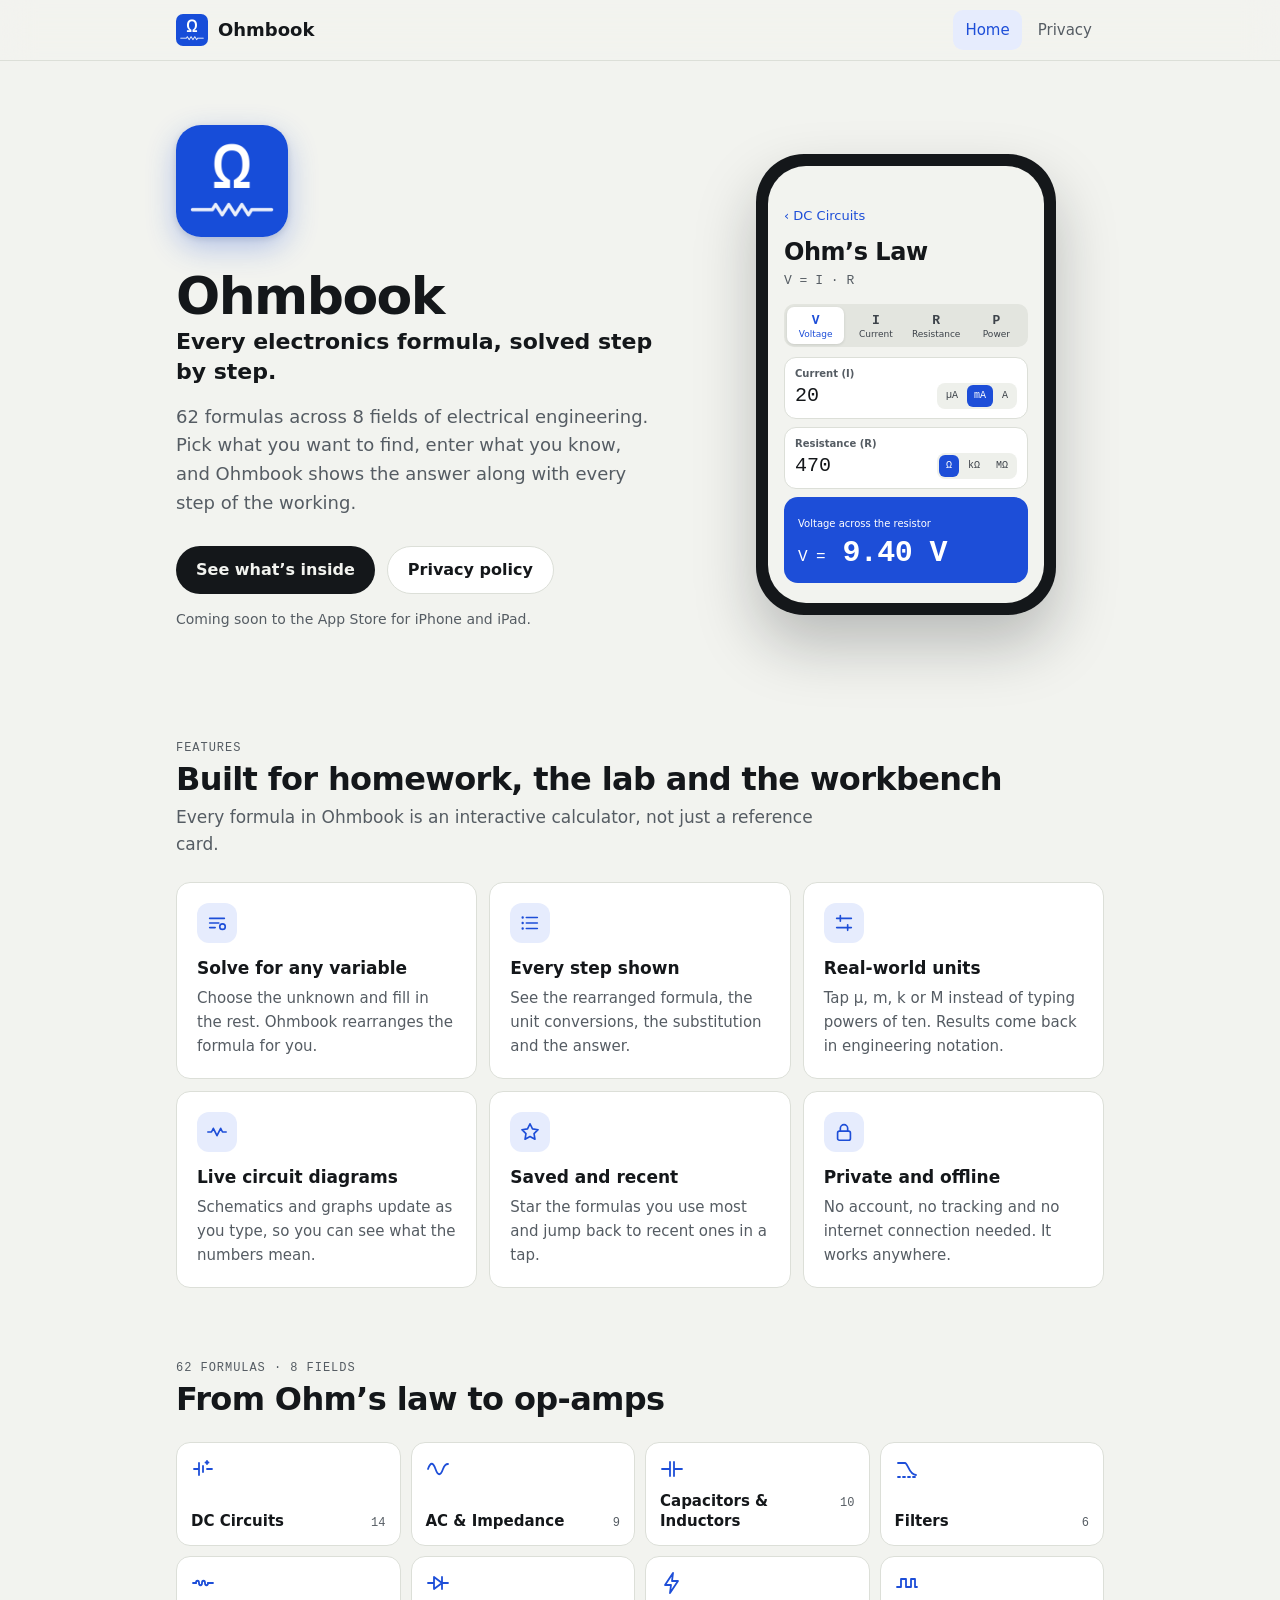
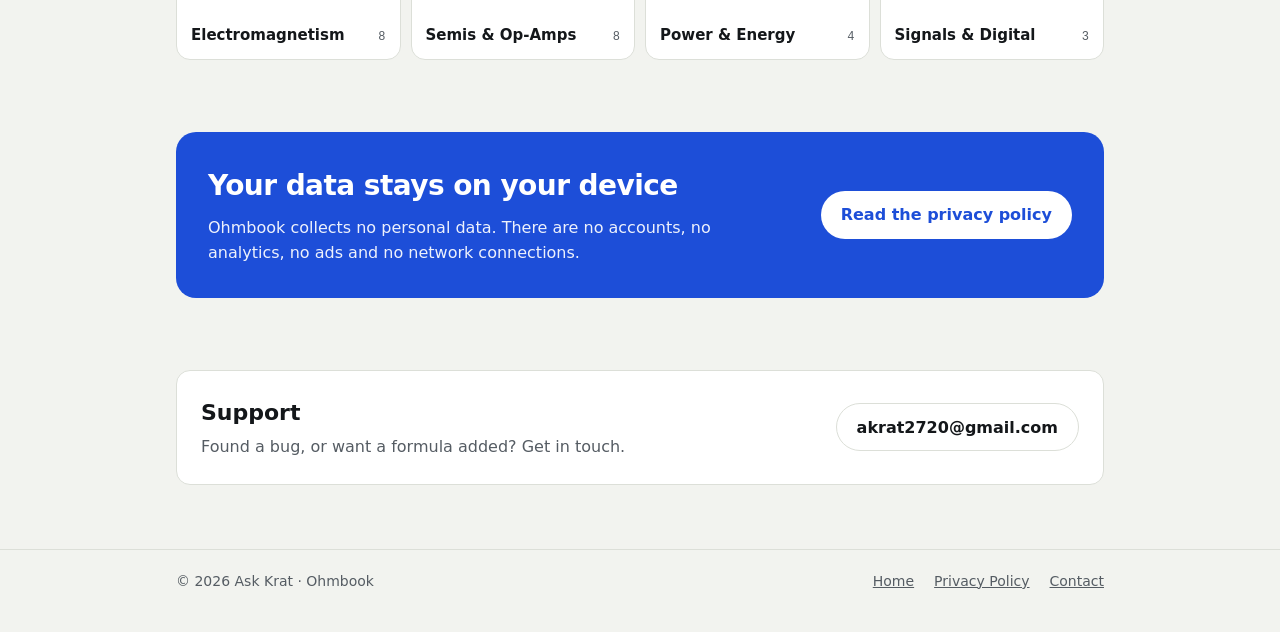
<file: index.html>
<!DOCTYPE html>
<html lang="en">
<head>
<meta charset="utf-8">
<meta name="viewport" content="width=device-width, initial-scale=1">
<title>Ohmbook — EE Formula Calculator</title>
<meta name="description" content="Ohmbook is an electronics formula calculator for iPhone and iPad: 62 formulas across 8 fields, solve for any variable and see every step.">
<link rel="icon" type="image/png" href="favicon.png">
<link rel="apple-touch-icon" href="apple-touch-icon.png">
<meta property="og:title" content="Ohmbook — EE Formula Calculator">
<meta property="og:description" content="62 electronics formulas. Solve for any variable and see every step.">
<meta property="og:image" content="appicon.png">
<link rel="stylesheet" href="style.css">
<style>
  /* ---------- Hero ---------- */
  .hero { display: grid; grid-template-columns: 1.1fr 0.9fr; gap: 48px; align-items: center; padding: 64px 0 24px; }
  .app-icon { width: 112px; height: 112px; border-radius: 25px; box-shadow: 0 10px 30px rgba(29, 78, 216, 0.30), 0 2px 6px rgba(20, 23, 26, 0.12); }
  .hero h1 { margin: 24px 0 4px; font-size: 52px; line-height: 1.05; letter-spacing: -0.03em; color: var(--ink); }
  .tagline { margin: 0 0 16px; font-size: 22px; line-height: 1.35; font-weight: 600; color: var(--ink); }
  .lede { margin: 0 0 28px; font-size: 18px; color: var(--muted); max-width: 34em; }
  .actions { display: flex; flex-wrap: wrap; gap: 12px; align-items: center; }
  .soon { font-size: 14px; color: var(--muted); margin-top: 14px; }

  /* ---------- Phone mock (static recreation of the Ohm's Law screen) ---------- */
  .phone {
    justify-self: center; width: 300px; padding: 12px; border-radius: 48px;
    background: #14171A; box-shadow: 0 30px 60px rgba(20, 23, 26, 0.25);
  }
  .screen { border-radius: 38px; overflow: hidden; background: #F2F3EF; color: #14171A; padding: 40px 16px 20px; }
  .screen .back { color: #1D4ED8; font-size: 13px; margin-bottom: 6px; }
  .screen h3 { margin: 0; font-size: 24px; letter-spacing: -0.02em; }
  .screen .eq { color: #555C63; font-size: 13px; margin-bottom: 12px; }
  .seg { display: grid; grid-template-columns: repeat(4, 1fr); gap: 3px; padding: 3px; background: #E3E5DF; border-radius: 10px; margin-bottom: 10px; }
  .seg span { text-align: center; padding: 6px 0 5px; border-radius: 7px; font: 600 13px/1.2 ui-monospace, "SF Mono", Menlo, monospace; color: #3D434A; }
  .seg span small { display: block; font: 400 9px/1.2 -apple-system, system-ui, sans-serif; }
  .seg .on { background: #fff; color: #1D4ED8; box-shadow: 0 1px 3px rgba(20,23,26,0.12); }
  .field { background: #fff; border: 1px solid #DCDFD8; border-radius: 12px; padding: 8px 10px; margin-bottom: 8px; }
  .field label { display: block; font-size: 10px; font-weight: 600; color: #555C63; }
  .field .val { display: flex; justify-content: space-between; align-items: center; }
  .field .num { font: 500 20px/1.4 ui-monospace, "SF Mono", Menlo, monospace; }
  .chips { display: flex; gap: 2px; padding: 2px; background: #EEF0EB; border-radius: 8px; }
  .chips span { font: 500 10px/1 ui-monospace, "SF Mono", Menlo, monospace; padding: 6px 7px; border-radius: 6px; color: #3D434A; }
  .chips .on { background: #1D4ED8; color: #fff; }
  .result { background: #1D4ED8; color: #fff; border-radius: 14px; padding: 12px 14px; margin-top: 4px; }
  .result small { font-size: 10px; }
  .result .big { font: 600 30px/1.2 ui-monospace, "SF Mono", Menlo, monospace; letter-spacing: -0.02em; }
  .result .big span { font-size: 16px; font-weight: 500; }

  /* ---------- Sections ---------- */
  section { padding-top: 72px; }
  .section-head { margin-bottom: 24px; }
  .section-head h2 { margin: 4px 0 6px; font-size: 32px; line-height: 1.15; letter-spacing: -0.02em; color: var(--ink); }
  .section-head p { margin: 0; color: var(--muted); font-size: 17px; max-width: 40em; }

  .features { display: grid; grid-template-columns: repeat(3, minmax(0, 1fr)); gap: 12px; }
  .feature { padding: 20px; }
  .feature .ico { width: 40px; height: 40px; border-radius: 12px; background: var(--accent-soft); display: grid; place-items: center; margin-bottom: 12px; }
  .feature h3 { margin: 0 0 4px; font-size: 17px; color: var(--ink); }
  .feature p { margin: 0; font-size: 15px; color: var(--muted); }

  .fields { display: grid; grid-template-columns: repeat(4, minmax(0, 1fr)); gap: 10px; }
  .field-tile { display: flex; flex-direction: column; justify-content: space-between; min-height: 104px; padding: 14px; }
  .field-tile .row { display: flex; justify-content: space-between; align-items: baseline; gap: 8px; }
  .field-tile b { color: var(--ink); font-size: 15px; line-height: 1.3; }
  .field-tile .count { font: 12px ui-monospace, "SF Mono", Menlo, monospace; color: var(--muted); }

  .privacy-band {
    display: flex; flex-wrap: wrap; gap: 24px; align-items: center; justify-content: space-between;
    background: var(--accent); color: var(--accent-ink); border-radius: 20px; padding: 32px;
  }
  .privacy-band h2 { margin: 0 0 6px; font-size: 28px; letter-spacing: -0.02em; color: var(--accent-ink); }
  .privacy-band p { margin: 0; max-width: 34em; opacity: 0.92; }
  .privacy-band .btn { background: var(--accent-ink); color: var(--accent); }

  .support { padding: 24px; display: flex; flex-wrap: wrap; gap: 16px; align-items: center; justify-content: space-between; }
  .support h2 { margin: 0 0 4px; font-size: 22px; color: var(--ink); }
  .support p { margin: 0; color: var(--muted); }

  @media (max-width: 860px) {
    .hero { grid-template-columns: 1fr; padding-top: 40px; gap: 40px; }
    .fields { grid-template-columns: repeat(2, minmax(0, 1fr)); }
    .features { grid-template-columns: repeat(2, minmax(0, 1fr)); }
  }
  @media (max-width: 560px) {
    .hero h1 { font-size: 40px; }
    .tagline { font-size: 19px; }
    .features { grid-template-columns: 1fr; }
    .section-head h2 { font-size: 26px; }
    .privacy-band { padding: 24px; }
    .phone { width: min(300px, 100%); }
  }
</style>
</head>
<body>

<header class="nav">
  <div class="wrap">
    <a class="brand" href="index.html"><img src="appicon.png" alt="">Ohmbook</a>
    <nav class="nav-links" aria-label="Site">
      <a href="index.html" aria-current="page">Home</a>
      <a href="privacy.html">Privacy</a>
    </nav>
  </div>
</header>

<main class="wrap">
  <div class="hero">
    <div>
      <img class="app-icon" src="appicon.png" alt="Ohmbook app icon: a white Omega symbol above a resistor on a blue background">
      <h1>Ohmbook</h1>
      <p class="tagline">Every electronics formula, solved step by step.</p>
      <p class="lede">62 formulas across 8 fields of electrical engineering. Pick what you want to find, enter what you know, and Ohmbook shows the answer along with every step of the working.</p>
      <div class="actions">
        <a class="btn btn-primary" href="#features">See what’s inside</a>
        <a class="btn btn-secondary" href="privacy.html">Privacy policy</a>
      </div>
      <p class="soon">Coming soon to the App Store for iPhone and iPad.</p>
    </div>

    <div class="phone" role="img" aria-label="Ohmbook’s Ohm’s Law calculator: current 20 milliamps and resistance 470 ohms give a voltage of 9.40 volts">
      <div class="screen" aria-hidden="true">
        <div class="back">‹ DC Circuits</div>
        <h3>Ohm’s Law</h3>
        <div class="eq mono">V = I · R</div>
        <div class="seg">
          <span class="on">V<small>Voltage</small></span>
          <span>I<small>Current</small></span>
          <span>R<small>Resistance</small></span>
          <span>P<small>Power</small></span>
        </div>
        <div class="field">
          <label>Current (I)</label>
          <div class="val"><span class="num">20</span><span class="chips"><span>µA</span><span class="on">mA</span><span>A</span></span></div>
        </div>
        <div class="field">
          <label>Resistance (R)</label>
          <div class="val"><span class="num">470</span><span class="chips"><span class="on">Ω</span><span>kΩ</span><span>MΩ</span></span></div>
        </div>
        <div class="result">
          <small>Voltage across the resistor</small>
          <div class="big"><span>V =</span> 9.40 V</div>
        </div>
      </div>
    </div>
  </div>

  <section id="features">
    <div class="section-head">
      <div class="eyebrow">Features</div>
      <h2>Built for homework, the lab and the workbench</h2>
      <p>Every formula in Ohmbook is an interactive calculator, not just a reference card.</p>
    </div>
    <div class="features">
      <div class="card feature">
        <div class="ico"><svg width="22" height="22" viewBox="0 0 24 24" fill="none" stroke="var(--accent)" stroke-width="1.8" stroke-linecap="round" stroke-linejoin="round" aria-hidden="true"><path d="M4 7h16M4 12h10M4 17h6"/><circle cx="18" cy="16" r="3"/></svg></div>
        <h3>Solve for any variable</h3>
        <p>Choose the unknown and fill in the rest. Ohmbook rearranges the formula for you.</p>
      </div>
      <div class="card feature">
        <div class="ico"><svg width="22" height="22" viewBox="0 0 24 24" fill="none" stroke="var(--accent)" stroke-width="1.8" stroke-linecap="round" stroke-linejoin="round" aria-hidden="true"><path d="M8 6h12M8 12h12M8 18h12"/><path d="M4 6h.01M4 12h.01M4 18h.01" stroke-width="2.6"/></svg></div>
        <h3>Every step shown</h3>
        <p>See the rearranged formula, the unit conversions, the substitution and the answer.</p>
      </div>
      <div class="card feature">
        <div class="ico"><svg width="22" height="22" viewBox="0 0 24 24" fill="none" stroke="var(--accent)" stroke-width="1.8" stroke-linecap="round" stroke-linejoin="round" aria-hidden="true"><path d="M4 7h16M4 17h16"/><path d="M8 4v6M16 14v6"/></svg></div>
        <h3>Real-world units</h3>
        <p>Tap µ, m, k or M instead of typing powers of ten. Results come back in engineering notation.</p>
      </div>
      <div class="card feature">
        <div class="ico"><svg width="22" height="22" viewBox="0 0 24 24" fill="none" stroke="var(--accent)" stroke-width="1.8" stroke-linecap="round" stroke-linejoin="round" aria-hidden="true"><path d="M2 12h4l2-4 4 8 4-8 2 4h4"/></svg></div>
        <h3>Live circuit diagrams</h3>
        <p>Schematics and graphs update as you type, so you can see what the numbers mean.</p>
      </div>
      <div class="card feature">
        <div class="ico"><svg width="22" height="22" viewBox="0 0 24 24" fill="none" stroke="var(--accent)" stroke-width="1.8" stroke-linejoin="round" aria-hidden="true"><path d="M12 3l2.7 5.6 6.1.9-4.4 4.3 1 6.1L12 17l-5.4 2.9 1-6.1-4.4-4.3 6.1-.9z"/></svg></div>
        <h3>Saved and recent</h3>
        <p>Star the formulas you use most and jump back to recent ones in a tap.</p>
      </div>
      <div class="card feature">
        <div class="ico"><svg width="22" height="22" viewBox="0 0 24 24" fill="none" stroke="var(--accent)" stroke-width="1.8" stroke-linecap="round" stroke-linejoin="round" aria-hidden="true"><rect x="5" y="11" width="14" height="10" rx="2"/><path d="M8 11V8a4 4 0 0 1 8 0v3"/></svg></div>
        <h3>Private and offline</h3>
        <p>No account, no tracking and no internet connection needed. It works anywhere.</p>
      </div>
    </div>
  </section>

  <section id="fields">
    <div class="section-head">
      <div class="eyebrow">62 formulas · 8 fields</div>
      <h2>From Ohm’s law to op-amps</h2>
    </div>
    <div class="fields">
      <div class="card field-tile">
        <svg width="24" height="24" viewBox="0 0 24 24" fill="none" stroke="var(--accent)" stroke-width="1.8" stroke-linecap="round" aria-hidden="true"><path d="M3 12h5M16 12h5M8 6v12M12 9v6M14.5 5.5h3M16 4v3"/></svg>
        <div class="row"><b>DC Circuits</b><span class="count">14</span></div>
      </div>
      <div class="card field-tile">
        <svg width="24" height="24" viewBox="0 0 24 24" fill="none" stroke="var(--accent)" stroke-width="1.8" stroke-linecap="round" aria-hidden="true"><path d="M2 12c2.5-7 5-7 7.5 0s5 7 7.5 0c1.2-3.4 2.5-5 5-5"/></svg>
        <div class="row"><b>AC &amp; Impedance</b><span class="count">9</span></div>
      </div>
      <div class="card field-tile">
        <svg width="24" height="24" viewBox="0 0 24 24" fill="none" stroke="var(--accent)" stroke-width="1.8" stroke-linecap="round" aria-hidden="true"><path d="M2 12h8M14 12h8M10 5v14M14 5v14"/></svg>
        <div class="row"><b>Capacitors &amp; Inductors</b><span class="count">10</span></div>
      </div>
      <div class="card field-tile">
        <svg width="24" height="24" viewBox="0 0 24 24" fill="none" stroke="var(--accent)" stroke-width="1.8" stroke-linecap="round" aria-hidden="true"><path d="M3 6h7c3 0 4 12 11 12"/><path d="M3 20h18" stroke-dasharray="2 3"/></svg>
        <div class="row"><b>Filters</b><span class="count">6</span></div>
      </div>
      <div class="card field-tile">
        <svg width="24" height="24" viewBox="0 0 24 24" fill="none" stroke="var(--accent)" stroke-width="1.8" stroke-linecap="round" aria-hidden="true"><path d="M2 12h3c0-3 3-3 3 0s3 3 3 0 3-3 3 0 3 3 3 0h5"/></svg>
        <div class="row"><b>Electromagnetism</b><span class="count">8</span></div>
      </div>
      <div class="card field-tile">
        <svg width="24" height="24" viewBox="0 0 24 24" fill="none" stroke="var(--accent)" stroke-width="1.8" stroke-linecap="round" stroke-linejoin="round" aria-hidden="true"><path d="M2 12h6M16 12h6M8 6l8 6-8 6zM16 6v12"/></svg>
        <div class="row"><b>Semis &amp; Op-Amps</b><span class="count">8</span></div>
      </div>
      <div class="card field-tile">
        <svg width="24" height="24" viewBox="0 0 24 24" fill="none" stroke="var(--accent)" stroke-width="1.8" stroke-linecap="round" stroke-linejoin="round" aria-hidden="true"><path d="M13 2L5 14h6l-1 8 8-12h-6z"/></svg>
        <div class="row"><b>Power &amp; Energy</b><span class="count">4</span></div>
      </div>
      <div class="card field-tile">
        <svg width="24" height="24" viewBox="0 0 24 24" fill="none" stroke="var(--accent)" stroke-width="1.8" stroke-linecap="round" stroke-linejoin="round" aria-hidden="true"><path d="M2 16h4V8h5v8h5V8h4v8h2"/></svg>
        <div class="row"><b>Signals &amp; Digital</b><span class="count">3</span></div>
      </div>
    </div>
  </section>

  <section id="privacy">
    <div class="privacy-band">
      <div>
        <h2>Your data stays on your device</h2>
        <p>Ohmbook collects no personal data. There are no accounts, no analytics, no ads and no network connections.</p>
      </div>
      <a class="btn" href="privacy.html">Read the privacy policy</a>
    </div>
  </section>

  <section id="support">
    <div class="card support">
      <div>
        <h2>Support</h2>
        <p>Found a bug, or want a formula added? Get in touch.</p>
      </div>
      <a class="btn btn-secondary" href="mailto:akrat2720@gmail.com?subject=Ohmbook">akrat2720@gmail.com</a>
    </div>
  </section>
</main>

<footer class="footer">
  <div class="wrap">
    <span>© 2026 Ask Krat · Ohmbook</span>
    <nav aria-label="Footer">
      <a href="index.html">Home</a>
      <a href="privacy.html">Privacy Policy</a>
      <a href="mailto:akrat2720@gmail.com?subject=Ohmbook">Contact</a>
    </nav>
  </div>
</footer>

</body>
</html>
</file>
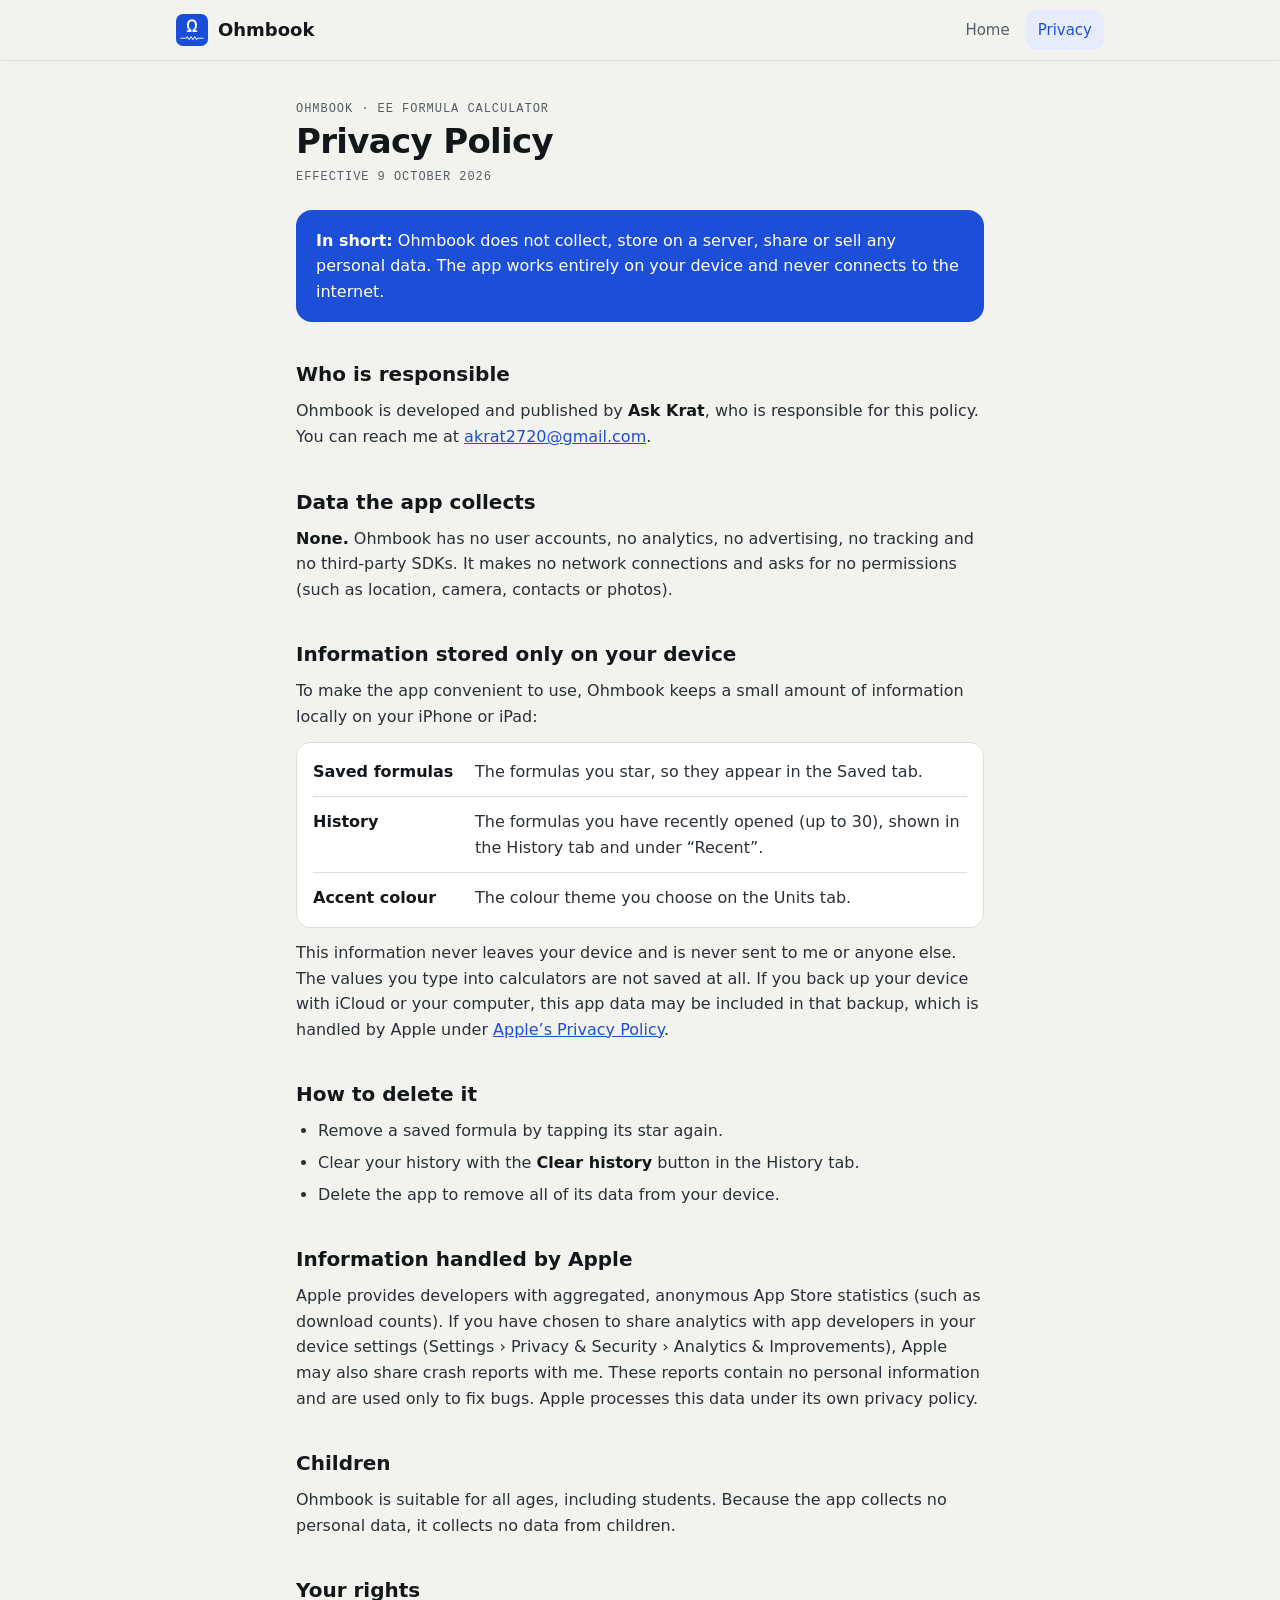
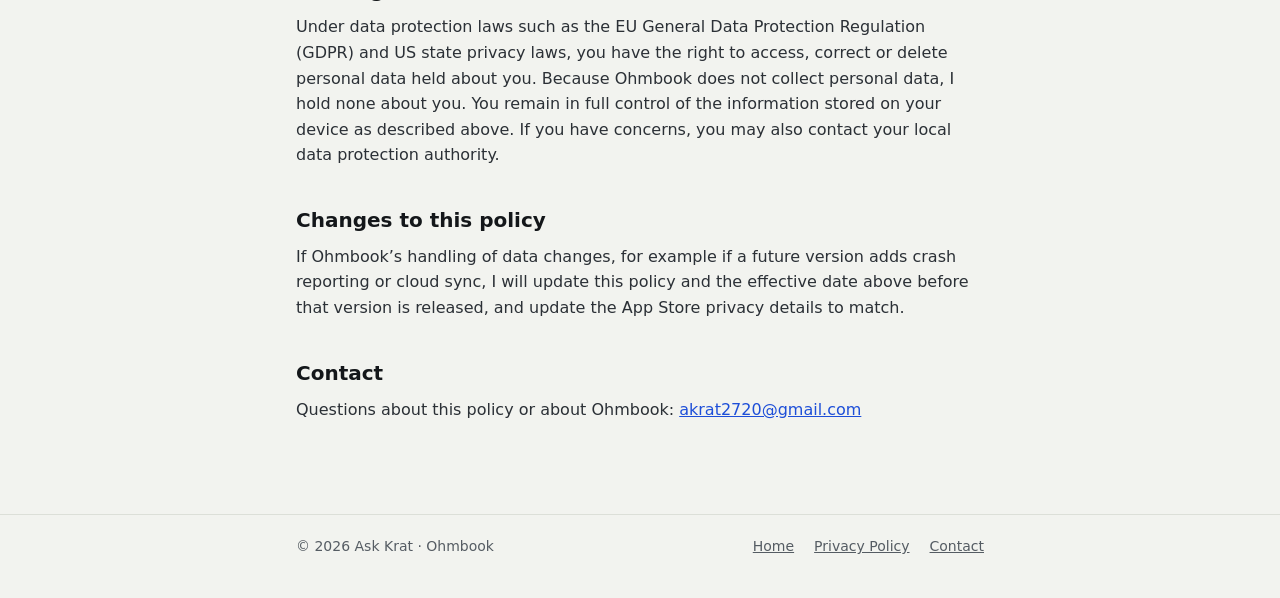
<file: privacy.html>
<!DOCTYPE html>
<html lang="en">
<head>
<meta charset="utf-8">
<meta name="viewport" content="width=device-width, initial-scale=1">
<title>Ohmbook — Privacy Policy</title>
<meta name="description" content="Privacy policy for Ohmbook, the EE formula calculator for iPhone and iPad. Ohmbook does not collect any personal data.">
<link rel="icon" type="image/png" href="favicon.png">
<link rel="apple-touch-icon" href="apple-touch-icon.png">
<link rel="stylesheet" href="style.css">
<style>
  main.wrap { padding-top: 40px; padding-bottom: 16px; }
  h1 { margin: 4px 0 8px; font-size: 34px; line-height: 1.15; letter-spacing: -0.02em; color: var(--ink); }
  h2 { margin: 36px 0 8px; font-size: 20px; color: var(--ink); }
  p, ul { margin: 0 0 12px; }
  ul { padding-left: 22px; }
  li { margin-bottom: 6px; }
  .summary {
    margin: 24px 0 8px; padding: 18px 20px;
    background: var(--accent); color: var(--accent-ink); border-radius: 16px;
  }
  .summary strong { color: var(--accent-ink); }
  .summary p:last-child { margin: 0; }
  .card { padding: 4px 16px; margin: 8px 0 12px; }
  .row { display: flex; gap: 12px; padding: 12px 0; border-bottom: 1px solid var(--line); }
  .row:last-child { border-bottom: 0; }
  .row b { flex: 0 0 150px; color: var(--ink); font-weight: 600; }
  @media (max-width: 520px) { .row { flex-direction: column; gap: 2px; } .row b { flex: none; } }
</style>
</head>
<body>

<header class="nav">
  <div class="wrap">
    <a class="brand" href="index.html"><img src="appicon.png" alt="">Ohmbook</a>
    <nav class="nav-links" aria-label="Site">
      <a href="index.html">Home</a>
      <a href="privacy.html" aria-current="page">Privacy</a>
    </nav>
  </div>
</header>

<main class="wrap narrow">
  <div class="eyebrow">Ohmbook · EE Formula Calculator</div>
  <h1>Privacy Policy</h1>
  <p class="eyebrow">Effective 9 October 2026</p>

  <div class="summary">
    <p><strong>In short:</strong> Ohmbook does not collect, store on a server, share or sell any personal data. The app works entirely on your device and never connects to the internet.</p>
  </div>

  <h2>Who is responsible</h2>
  <p>Ohmbook is developed and published by <strong>Ask Krat</strong>, who is responsible for this policy. You can reach me at <a href="mailto:akrat2720@gmail.com">akrat2720@gmail.com</a>.</p>

  <h2>Data the app collects</h2>
  <p><strong>None.</strong> Ohmbook has no user accounts, no analytics, no advertising, no tracking and no third-party SDKs. It makes no network connections and asks for no permissions (such as location, camera, contacts or photos).</p>

  <h2>Information stored only on your device</h2>
  <p>To make the app convenient to use, Ohmbook keeps a small amount of information locally on your iPhone or iPad:</p>
  <div class="card">
    <div class="row"><b>Saved formulas</b><span>The formulas you star, so they appear in the Saved tab.</span></div>
    <div class="row"><b>History</b><span>The formulas you have recently opened (up to 30), shown in the History tab and under “Recent”.</span></div>
    <div class="row"><b>Accent colour</b><span>The colour theme you choose on the Units tab.</span></div>
  </div>
  <p>This information never leaves your device and is never sent to me or anyone else. The values you type into calculators are not saved at all. If you back up your device with iCloud or your computer, this app data may be included in that backup, which is handled by Apple under <a href="https://www.apple.com/legal/privacy/">Apple’s Privacy Policy</a>.</p>

  <h2>How to delete it</h2>
  <ul>
    <li>Remove a saved formula by tapping its star again.</li>
    <li>Clear your history with the <strong>Clear history</strong> button in the History tab.</li>
    <li>Delete the app to remove all of its data from your device.</li>
  </ul>

  <h2>Information handled by Apple</h2>
  <p>Apple provides developers with aggregated, anonymous App Store statistics (such as download counts). If you have chosen to share analytics with app developers in your device settings (Settings › Privacy &amp; Security › Analytics &amp; Improvements), Apple may also share crash reports with me. These reports contain no personal information and are used only to fix bugs. Apple processes this data under its own privacy policy.</p>

  <h2>Children</h2>
  <p>Ohmbook is suitable for all ages, including students. Because the app collects no personal data, it collects no data from children.</p>

  <h2>Your rights</h2>
  <p>Under data protection laws such as the EU General Data Protection Regulation (GDPR) and US state privacy laws, you have the right to access, correct or delete personal data held about you. Because Ohmbook does not collect personal data, I hold none about you. You remain in full control of the information stored on your device as described above. If you have concerns, you may also contact your local data protection authority.</p>

  <h2>Changes to this policy</h2>
  <p>If Ohmbook’s handling of data changes, for example if a future version adds crash reporting or cloud sync, I will update this policy and the effective date above before that version is released, and update the App Store privacy details to match.</p>

  <h2>Contact</h2>
  <p>Questions about this policy or about Ohmbook: <a href="mailto:akrat2720@gmail.com">akrat2720@gmail.com</a></p>

</main>

<footer class="footer">
  <div class="wrap narrow">
    <span>© 2026 Ask Krat · Ohmbook</span>
    <nav aria-label="Footer">
      <a href="index.html">Home</a>
      <a href="privacy.html">Privacy Policy</a>
      <a href="mailto:akrat2720@gmail.com?subject=Ohmbook">Contact</a>
    </nav>
  </div>
</footer>
</body>
</html>
</file>
<file: style.css>
/* Shared styles for the Ohmbook website (index.html + privacy.html). Colours match the app. */
:root {
  --bg: #F2F3EF;
  --card: #FFFFFF;
  --ink: #14171A;
  --body: #2B3036;
  --muted: #555C63;
  --line: #DCDFD8;
  --track: #E3E5DF;
  --accent: #1D4ED8;
  --accent-ink: #FFFFFF;
  --accent-soft: #E6ECFD;
  --nav-bg: rgba(242, 243, 239, 0.85);
}
@media (prefers-color-scheme: dark) {
  :root {
    --bg: #111315;
    --card: #1A1D20;
    --ink: #F2F3EF;
    --body: #D5D8D2;
    --muted: #9CA2A8;
    --line: #2C3034;
    --track: #24282C;
    --accent: #7EA2FF;
    --accent-ink: #0B1530;
    --accent-soft: #1C2747;
    --nav-bg: rgba(17, 19, 21, 0.85);
  }
}

* { box-sizing: border-box; }
html { scroll-behavior: smooth; }
body {
  margin: 0;
  background: var(--bg);
  color: var(--body);
  font: 16px/1.6 -apple-system, BlinkMacSystemFont, "SF Pro Text", "Segoe UI", system-ui, sans-serif;
  -webkit-font-smoothing: antialiased;
}
a { color: var(--accent); }
strong { color: var(--ink); }
.mono { font-family: ui-monospace, "SF Mono", Menlo, monospace; }
.eyebrow {
  font: 12px/1.4 ui-monospace, "SF Mono", Menlo, monospace;
  letter-spacing: 0.08em; text-transform: uppercase; color: var(--muted);
}
.wrap { max-width: 960px; margin: 0 auto; padding: 0 16px; }
.narrow { max-width: 720px; }

/* ---------- Top navigation ---------- */
.nav {
  position: sticky; top: 0; z-index: 10;
  background: var(--nav-bg);
  -webkit-backdrop-filter: saturate(180%) blur(16px);
  backdrop-filter: saturate(180%) blur(16px);
  border-bottom: 1px solid var(--line);
}
.nav .wrap { display: flex; align-items: center; justify-content: space-between; height: 60px; }
.brand { display: flex; align-items: center; gap: 10px; color: var(--ink); text-decoration: none; font-weight: 700; font-size: 18px; }
.brand img { width: 32px; height: 32px; border-radius: 7px; }
.nav-links { display: flex; gap: 4px; }
.nav-links a {
  color: var(--muted); text-decoration: none; font-size: 15px; font-weight: 500;
  padding: 8px 12px; border-radius: 10px;
}
.nav-links a:hover { color: var(--ink); background: var(--track); }
.nav-links a[aria-current="page"] { color: var(--accent); background: var(--accent-soft); }

/* ---------- Buttons ---------- */
.btn {
  display: inline-flex; align-items: center; gap: 8px; height: 48px; padding: 0 20px;
  border-radius: 24px; font-size: 16px; font-weight: 600; text-decoration: none;
}
.btn-primary { background: var(--ink); color: var(--bg); }
.btn-secondary { background: var(--card); color: var(--ink); border: 1px solid var(--line); }
.btn-secondary:hover { border-color: var(--muted); }

/* ---------- Cards ---------- */
.card { background: var(--card); border: 1px solid var(--line); border-radius: 14px; }

/* ---------- Footer ---------- */
.footer { margin-top: 64px; border-top: 1px solid var(--line); }
.footer .wrap {
  display: flex; flex-wrap: wrap; gap: 8px 24px; justify-content: space-between;
  padding-top: 20px; padding-bottom: 40px; font-size: 14px; color: var(--muted);
}
.footer a { color: var(--muted); }
.footer a:hover { color: var(--ink); }
.footer nav { display: flex; gap: 20px; }

:focus-visible { outline: 3px solid var(--accent); outline-offset: 2px; border-radius: 6px; }
</file>
